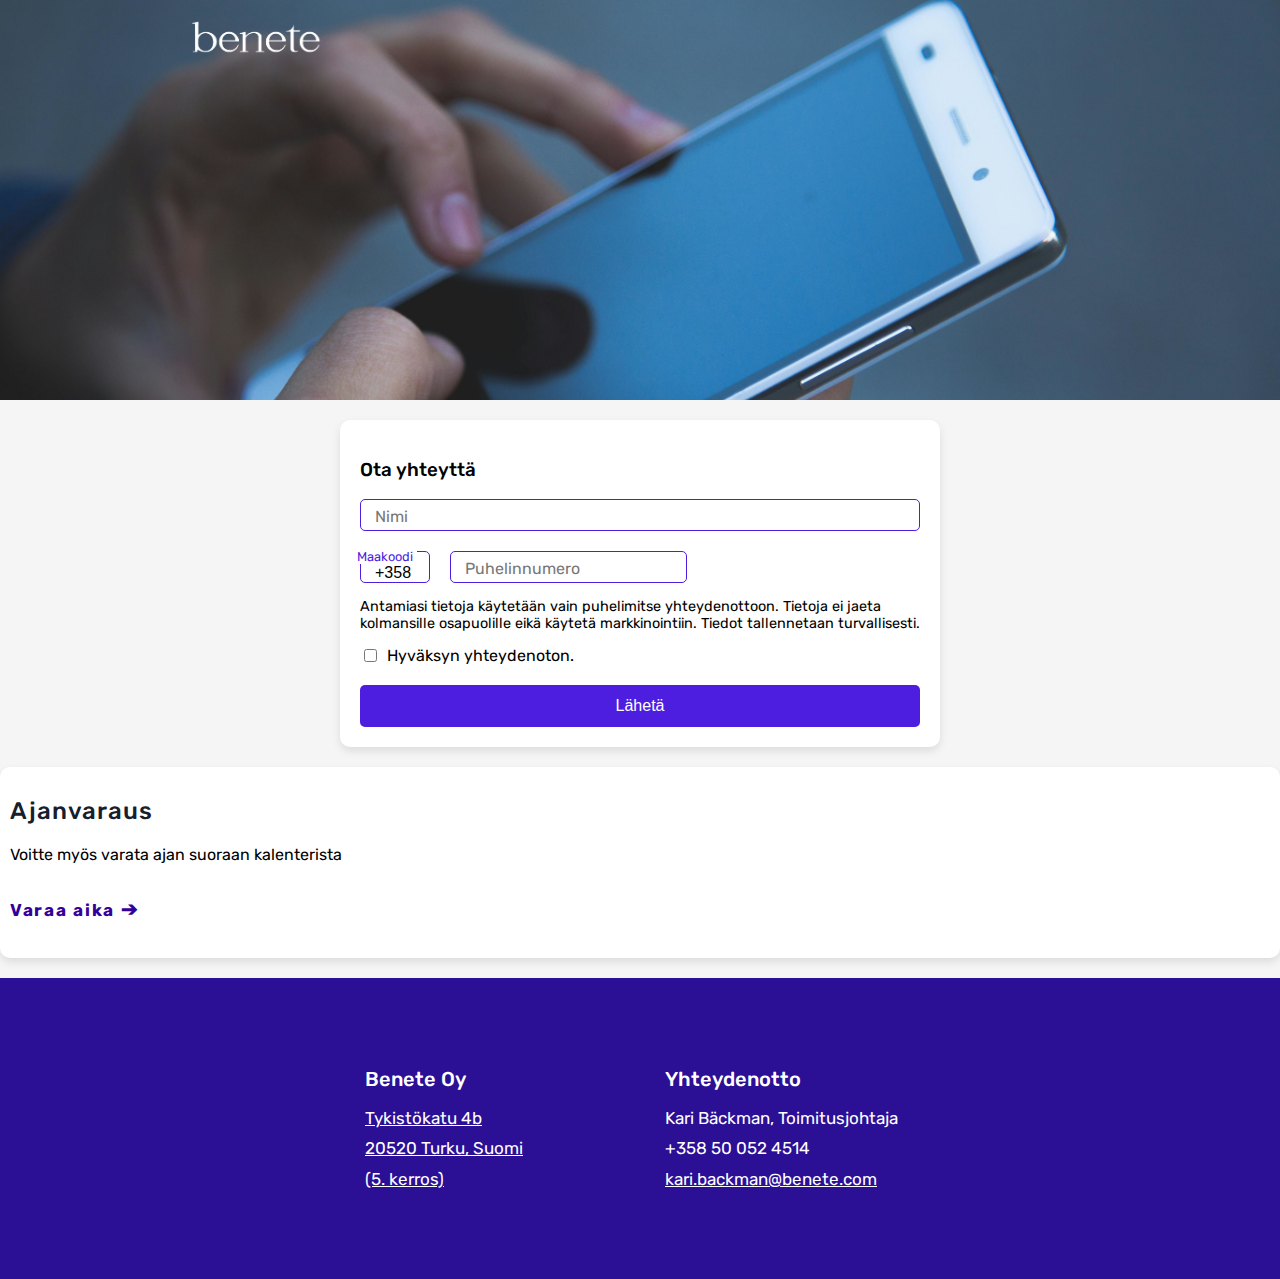
<file: index.html>
<!DOCTYPE html>
<html lang="en">
<head>
  <meta charset="UTF-8">
  <meta name="viewport" content="width=device-width, initial-scale=1.0">
  <title>Contact Form</title>
  <link rel="stylesheet" href="styles.css">
  <link href="https://fonts.googleapis.com/css2?family=Rubik:ital,wght@0,300..900;1,300..900&display=swap" rel="stylesheet">
  <script src="script.js" defer></script>
</head>
<body>
    <div class="image-container">
        <img src="image5.jpg" alt="phone-image" class="main-img">
        <img src="Benete_logo.png" alt="phone-image" class="log">
    </div>
    <div class="form-container">
        <form action="submit.php" method="POST">
            <h3>Ota yhteyttä</h3>
            <div class="form-group name">
                <input type="text" id="name" name="name" placeholder="Syötä nimesi" required>
                <label for="name">Nimi</label>
            </div>
            <div class="phone-group">
                <div class="form-group">
                    <input type="text" id="countryCode" name="countryCode" value="+358" required style="width: 40px;">
                    <label for="countryCode">Maakoodi</label>
                </div>
                <div class="form-group">
                    <input type="tel" id="phone" name="phone" required placeholder="401234567">
                    <label for="phone">Puhelinnumero</label>
                </div>
            </div>
            <p style="font-size: 0.9em;">Antamiasi tietoja käytetään vain puhelimitse yhteydenottoon. Tietoja ei jaeta 
                kolmansille osapuolille eikä käytetä markkinointiin. Tiedot tallennetaan turvallisesti.</p>
            <label>
            <input type="checkbox" name="consent" required>
              Hyväksyn yhteydenoton.
            </label>
            <button type="submit">Lähetä</button>
        </form>
    </div>
    <div class="calendar-section">
        <h2>Ajanvaraus</h2>
        <p>Voitte myös varata ajan suoraan kalenterista</p>
        <a href="https://calendly.com/kari-backman/" target="_blank"><p><strong>Varaa aika <span style="font-size: 20px;">➔</span></strong></p></a>
    </div>
    <div class="info">
        <div class="address">
            <h5 class="footer-title"> Benete Oy</h5>
            <a class="footer-link" href="https://goo.gl/maps/aG2SfvwMmmHQTetq8" target="_blank">
                <p class="footer-text">Tykistökatu 4b</p>
                <p class="footer-text">20520 Turku, Suomi</p>
                <p class="footer-text">(5. kerros)</p>
            </a>
        </div>
        <div class="contact">
            <h5 class="footer-title">Yhteydenotto</h5>
            <p class="footer-text">Kari Bäckman, Toimitusjohtaja</p>
            <p class="footer-text">+358 50 052 4514</p>
            <p class="footer-text"><a class="footer-link" href="mailto:kari.backman@benete.com">kari.backman@benete.com</a></p>
        </div>
    </div>
</body>
</html>
</file>
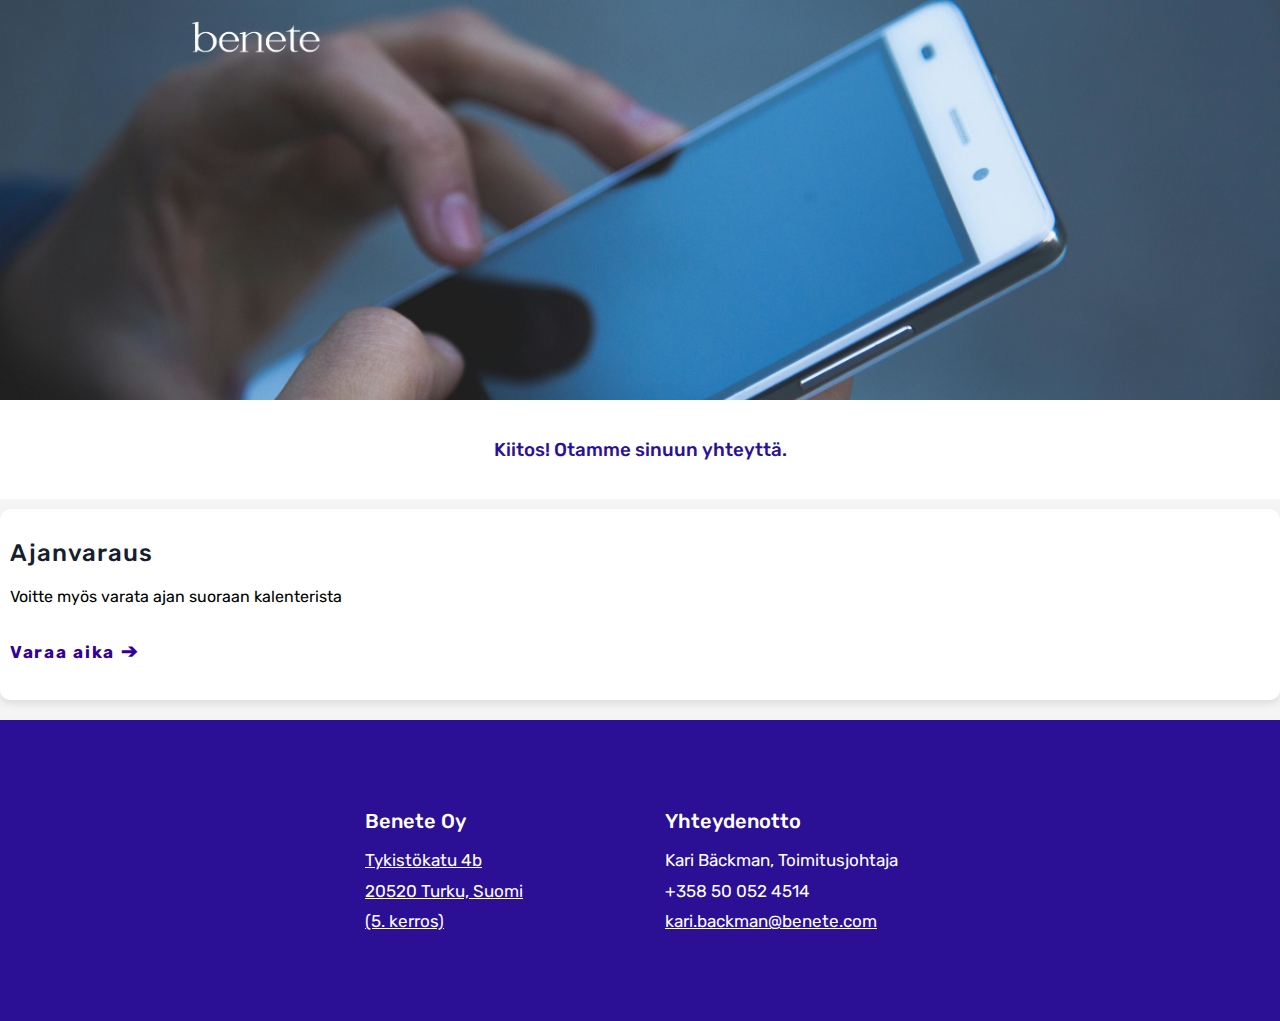
<file: thanks.html>
<!DOCTYPE html>
<html lang="en">
<head>
  <meta charset="UTF-8">
  <meta name="viewport" content="width=device-width, initial-scale=1.0">
  <title>Contact Form</title>
  <link rel="stylesheet" href="styles.css">
  <link href="https://fonts.googleapis.com/css2?family=Rubik:ital,wght@0,300..900;1,300..900&display=swap" rel="stylesheet">
  <script src="script.js" defer></script>
</head>
<body>
    <div class="image-container">
        <img src="image5.jpg" alt="phone-image" class="main-img">
        <img src="Benete_logo.png" alt="phone-image" class="log">
    </div>
    <div class="thanks-text">
        <h3>Kiitos! Otamme sinuun yhteyttä.</h3>
    </div>
    <div class="calendar-section">
        <h2>Ajanvaraus</h2>
        <p>Voitte myös varata ajan suoraan kalenterista</p>
        <a href="https://calendly.com/kari-backman/" target="_blank"><p><strong>Varaa aika <span style="font-size: 20px;">➔</span></strong></p></a>
    </div>
    <div class="info">
        <div class="address">
            <h5> Benete Oy</h5>
            <a class="footer-link" href="https://goo.gl/maps/aG2SfvwMmmHQTetq8" target="_blank">
                <p class="footer-text">Tykistökatu 4b</p>
                <p class="footer-text">20520 Turku, Suomi</p>
                <p class="footer-text">(5. kerros)</p>
            </a>
        </div>
        <div class="contact">
            <h5 class="footer-title">Yhteydenotto</h5>
            <p class="footer-text">Kari Bäckman, Toimitusjohtaja</p>
            <p class="footer-text">+358 50 052 4514</p>
            <p class="footer-text"><a class="footer-link" href="mailto:kari.backman@benete.com">kari.backman@benete.com</a></p>
        </div>
    </div>
</body>
</html>
</file>
<file: styles.css>
body {
  font-family: 'Rubik', sans-serif;
  margin: 0;
  padding: 0;
  background-color: #f5f5f5;

}
h3{
  font-weight: 500;
}
.image-container {
  position: relative;
  width: 100%;
  max-height: 400px;
  overflow: hidden;
}

.main-img {
  display: block;
  width: 100%; /* or set a fixed width if needed */
  height: auto;
}



.log {
  position: absolute;
  top: 10%;
  left: 20%;
  transform: translate(-50%, -50%);
  color: white;
  height: 40px;
  
}

.form-container{
    display: flex;
    align-items: center;
    justify-content: center;
    margin:20px 0;
    width: 100%;
  }
form {
  background-color: #fff;
  padding: 20px;
  border-radius: 10px;
  box-shadow: 0 4px 8px rgba(0,0,0,0.1);
  width: 90%;
  max-width: 600px;
  box-sizing: border-box;
}

input[type="checkbox"] {
  width: auto;
  padding: 10px;
  margin-right: 10px;
  border: 2px solid #007BFF;
  border-radius: 5px;
  box-sizing: border-box;
  cursor: pointer;
}
label {
  display: flex;
  align-items: center;
  margin-top: 5px;
}
.phone-group {
  display: flex;
  gap: 20px;
  align-items: flex-start;
}
.form-group {
  position: relative;
  border: 1px solid #4D1Edf;
  background: white;
  border-radius: 5px;
}
.form-group:focus-within {
  border: 2px solid #4D1Edf; /* Thicker border and blue color */
}
.name{
  margin-bottom: 20px;
}
.form-group input{
  width: 80%;
  padding: 12px 10px 0px 10px;
  font-size: 1rem;
  background: white;
  border: none;
  outline: none;
  box-shadow: none;
  margin: 0 4px;
}
.form-group label {
  position: absolute;
  top: 2px;
  left: 10px;
  background: white;
  color: #777;
  padding: 0 4px;
  transition: 0.3s ease;
  pointer-events: none;
}
.form-group input:focus + label,
input:not(:placeholder-shown) + label {
  top: -8px;
  left: -8px;
  font-size: 0.8rem;
  color: #4D1Edf;
}
.form-group input::placeholder {
  opacity: 0; 
  transition: opacity 0.3s ease;
}

.form-group input:focus::placeholder {
  opacity: 1; 
}

button {
  margin-top: 20px;
  width: 100%;
  padding: 12px;
  background-color: #4D1Edf;
  color: white;
  border: none;
  border-radius: 5px;
  font-size: 1rem;
  cursor: pointer;
}

button:hover {
  background-color: #2b1096;
}

.info{
    background-color: #2b1096;
    display: flex;
    flex-wrap: wrap;
    gap: 20px;
    justify-content: center;
    color: #fff;
    padding-top: 80px;
    padding-bottom: 80px;
}
.info h5{
  font-weight: 500;
  font-size: 20px;
  padding-bottom: 8px;
  line-height: 26px;
  margin-top: 8px;
  margin-bottom: 8px;
}
.footer-text{
  font-size: 17px;
  line-height: 1.2;
  margin: 0 0 10px;
}
.info a{
  color: #fff;
}
.address, .contact {
    padding-left: 15px;
    padding-right: 15px;
    min-width: 250px;


}
.thanks-text{
  text-align: center;
  color: #2b1196;
  background: #fff;
  padding: 20px 5px;
  margin-bottom: 10px;
}
.thanks-text h2{
  font-weight: 400;
}
.calendar-section{
  background-color: #fff;
  padding: 10px;
  margin-bottom: 20px;
  border-radius: 10px;
  box-shadow: 0 4px 8px rgba(0,0,0,0.1);
}
.calendar-section h2{
  font-weight: 500;
  letter-spacing: 1px;
  color: #16202d;
}

.calendar-section a{
  text-decoration: none;
  letter-spacing: 1.7px;
  line-height: 1.2;
  margin-bottom: 10px;
  color: #330099;
  font-size: 17px;
  display: inline-block; 
  transition: color 0.3s ease, transform 0.3s ease;
}
.calendar-section a:hover{
  color: #4D1Edf;
  transform: scale(1.05);
}
@keyframes hoverPulse {
  0%, 100% {
    color: #330099;
    transform: scale(1);
  }
  50% {
     color: #4D1Edf;
    transform: scale(1.05);
  }
}

.calendar-section a.animate-hover {
  animation: hoverPulse 1.2s ease-in-out infinite;
}
@media screen and (max-width: 500px){
    .overlay-text{
        font-size: 1.5rem;
    }
    .log {
  top: 20%;
  height: 30px;
  
}
}
</file>
